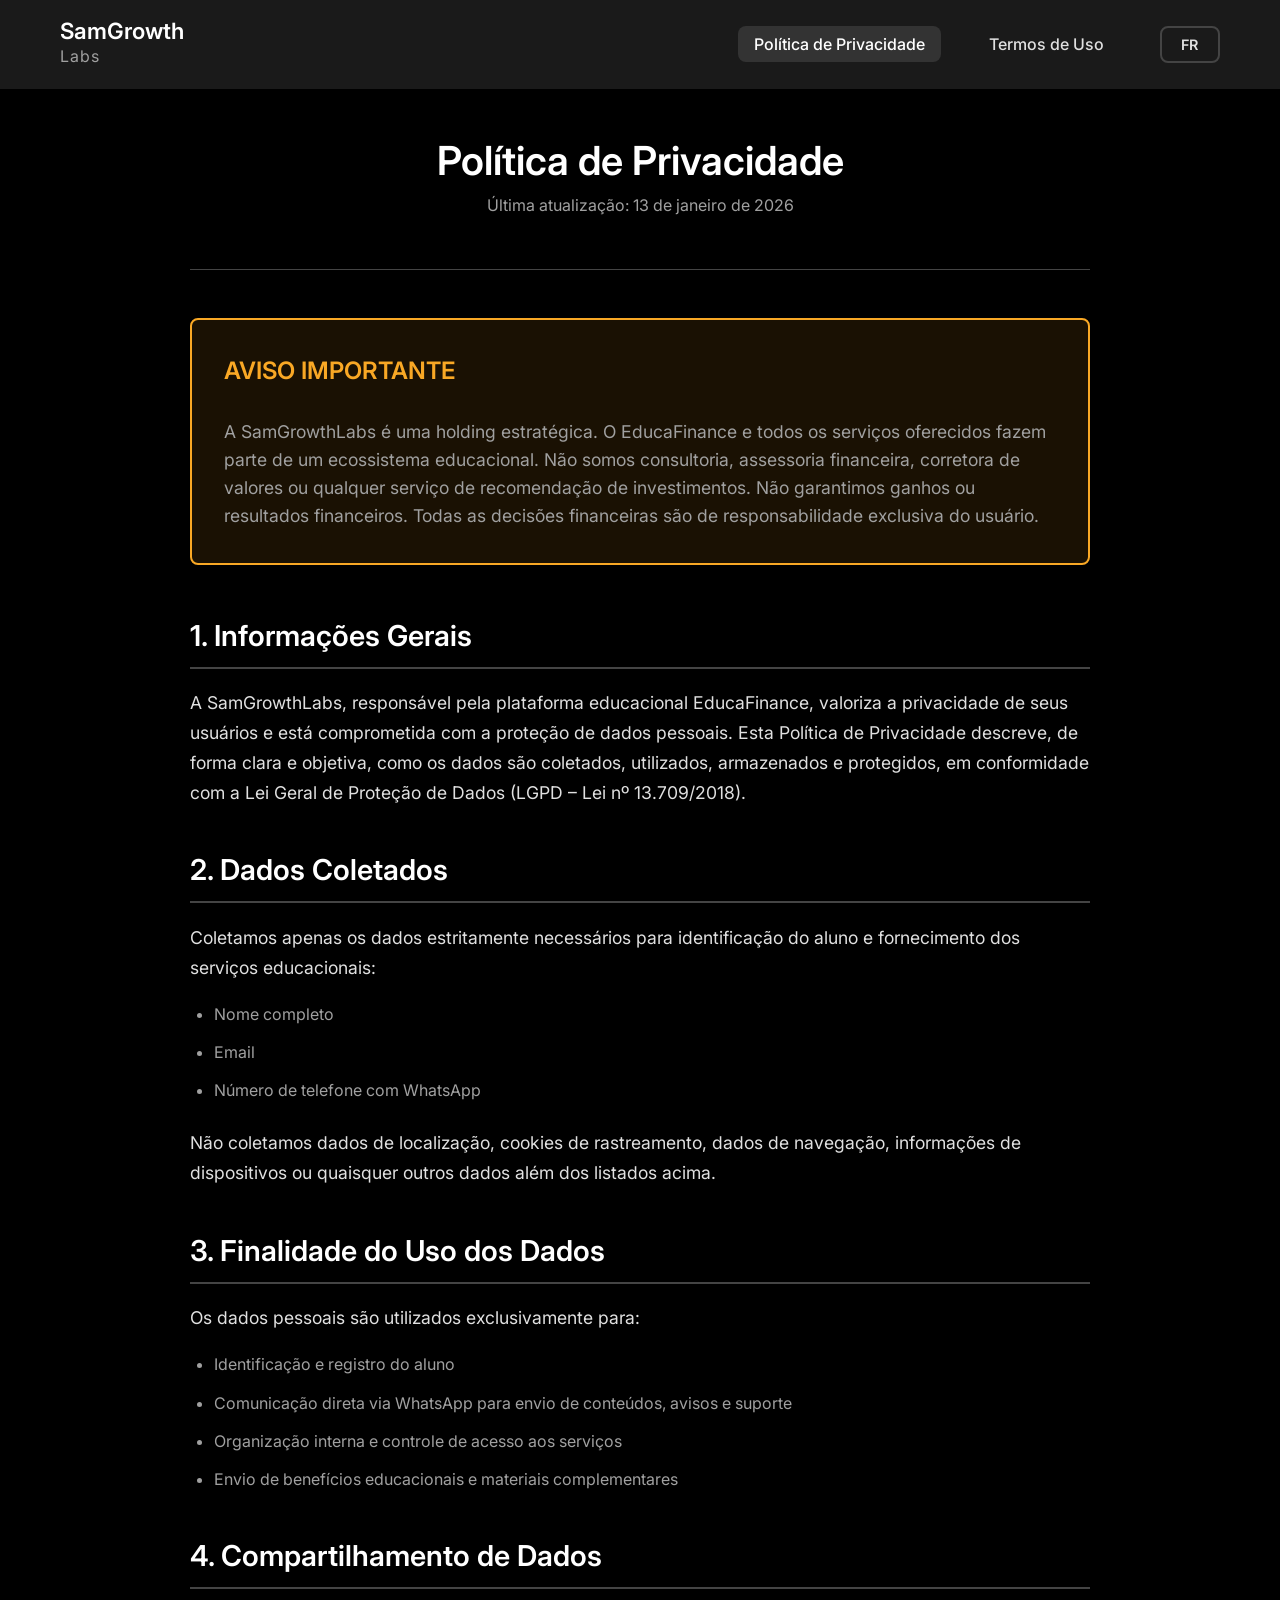
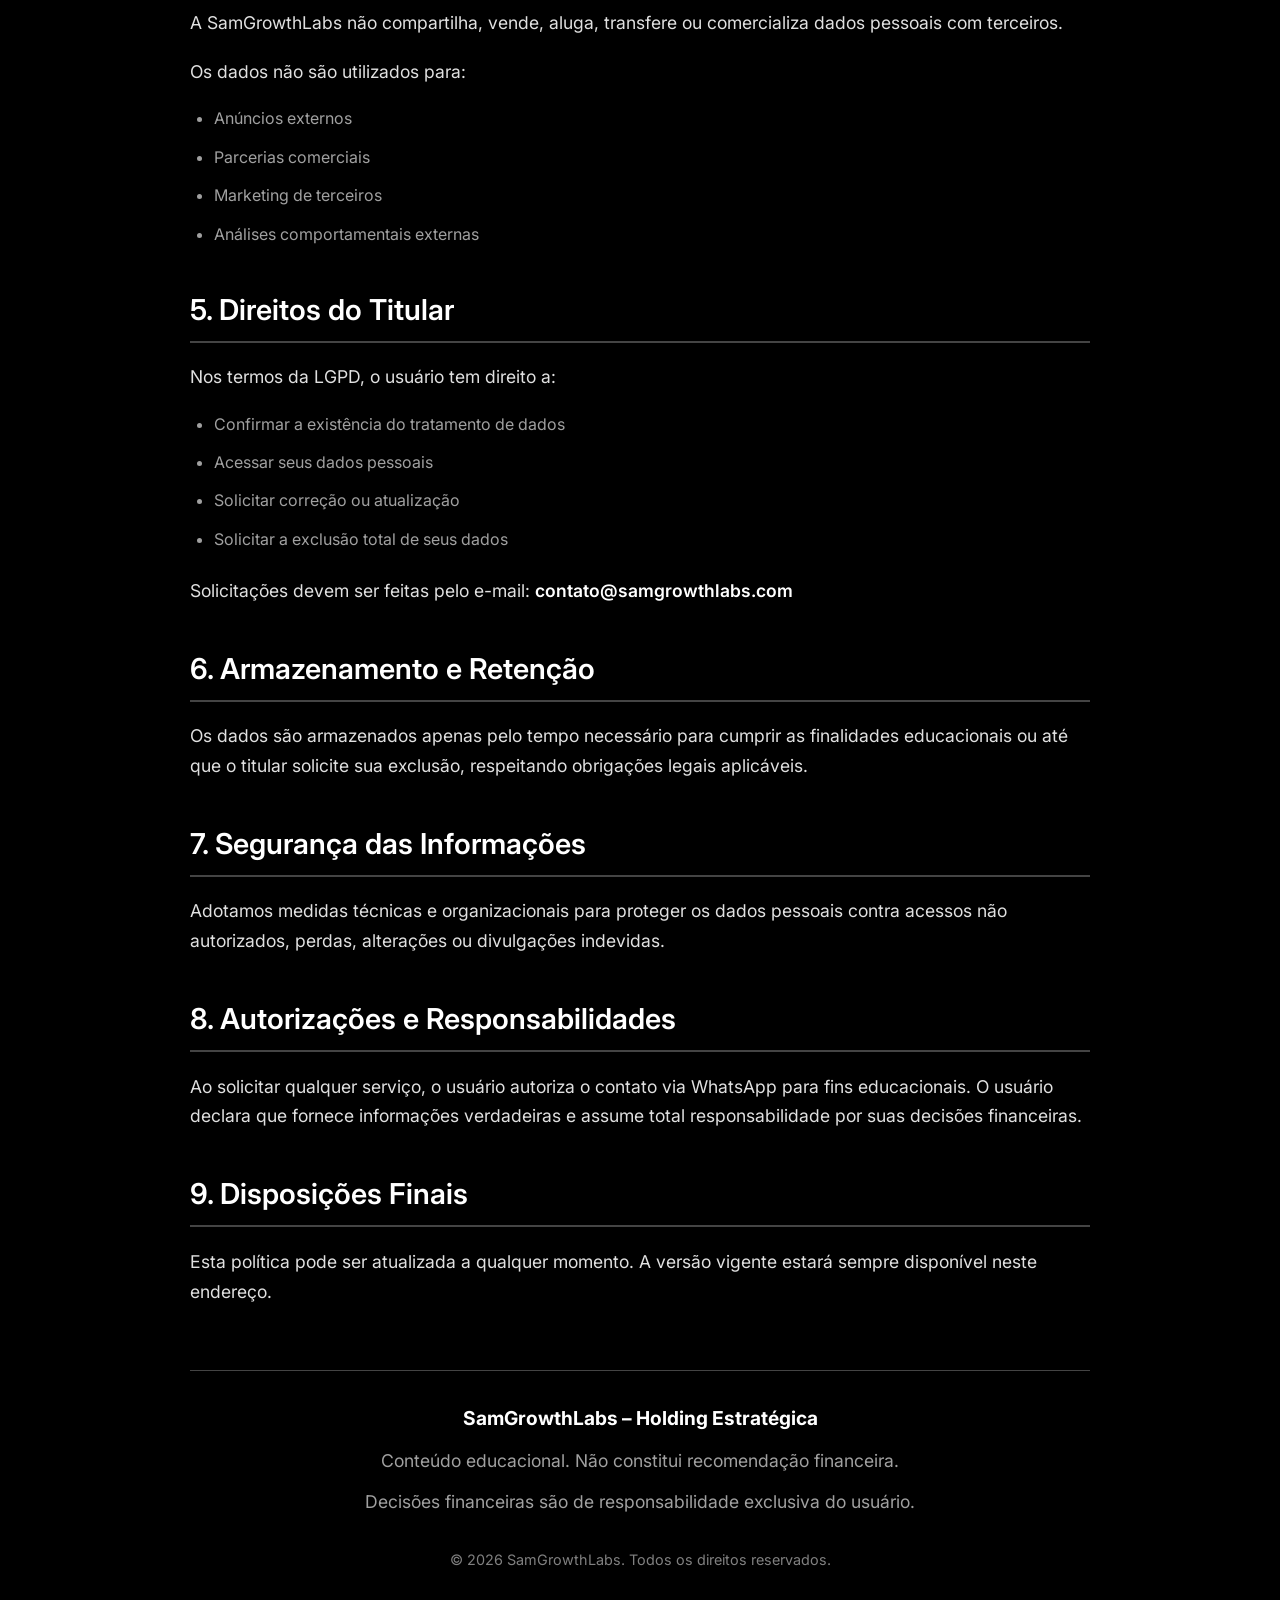
<file: index.html>
<!DOCTYPE html>
<html lang="pt-BR">
<head>
    <meta charset="UTF-8">
    <meta name="viewport" content="width=device-width, initial-scale=1.0">
    <title>Política de Privacidade - SamGrowthLabs</title>
    <meta name="description" content="Política de Privacidade da SamGrowthLabs">
    <link rel="stylesheet" href="style.css">
    
    <!-- Fonte Inter -->
    <link rel="preconnect" href="https://fonts.googleapis.com">
    <link rel="preconnect" href="https://fonts.gstatic.com" crossorigin>
    <link href="https://fonts.googleapis.com/css2?family=Inter:wght@300;400;500;600;700&display=swap" rel="stylesheet">
    
    <!-- Favicon -->
    <link rel="icon" type="image/svg+xml" href="data:image/svg+xml,<svg xmlns=%22http://www.w3.org/2000/svg%22 viewBox=%220 0 100 100%22><text y=%22.9em%22 font-size=%2290%22>SGL</text></svg>">
</head>
<body>
    <!-- Header -->
    <header class="header">
        <div class="container">
            <div class="header-content">
                <a href="https://samgrowthlabs.com" class="logo" target="_blank">
                    <div class="logo-text">
                        <span class="logo-primary">SamGrowth</span>
                        <span class="logo-secondary">Labs</span>
                    </div>
                </a>
                
                <nav class="navigation">
                    <ul class="nav-list">
                        <li><a href="index.html" class="nav-link active" data-i18n="nav_privacy">Política de Privacidade</a></li>
                        <li><a href="termos.html" class="nav-link" data-i18n="nav_terms">Termos de Uso</a></li>
                        <li><button id="language-switch" class="nav-link language-btn">FR</button></li>
                    </ul>
                </nav>
            </div>
        </div>
    </header>

    <!-- Conteúdo Principal -->
    <main class="main-content">
        <div class="container">
            <article class="document">
                <header class="document-header">
                    <h1 data-i18n="privacy_title">Política de Privacidade</h1>
                    <p class="document-date" data-i18n="privacy_last_update">Última atualização: 13 de janeiro de 2026</p>
                </header>

                <div class="document-warning">
                    <h2 data-i18n="privacy_warning_title">AVISO IMPORTANTE</h2>
                    <p data-i18n="privacy_warning_text">A SamGrowthLabs é uma holding estratégica. O EducaFinance e todos os serviços oferecidos fazem parte de um ecossistema educacional. Não somos consultoria, assessoria financeira, corretora de valores ou qualquer serviço de recomendação de investimentos. Não garantimos ganhos ou resultados financeiros. Todas as decisões financeiras são de responsabilidade exclusiva do usuário.</p>
                </div>

                <section>
                    <h2 data-i18n="section1_title">1. Informações Gerais</h2>
                    <p data-i18n="section1_text">A SamGrowthLabs, responsável pela plataforma educacional EducaFinance, valoriza a privacidade de seus usuários e está comprometida com a proteção de dados pessoais. Esta Política de Privacidade descreve, de forma clara e objetiva, como os dados são coletados, utilizados, armazenados e protegidos, em conformidade com a Lei Geral de Proteção de Dados (LGPD – Lei nº 13.709/2018).</p>
                </section>

                <section>
                    <h2 data-i18n="section2_title">2. Dados Coletados</h2>
                    <p data-i18n="section2_text1">Coletamos apenas os dados estritamente necessários para identificação do aluno e fornecimento dos serviços educacionais:</p>
                    <ul>
                        <li data-i18n="section2_item1">Nome completo</li>
                        <li data-i18n="section2_item2">Email</li>
                        <li data-i18n="section2_item3">Número de telefone com WhatsApp</li>
                    </ul>
                    <p data-i18n="section2_text2">Não coletamos dados de localização, cookies de rastreamento, dados de navegação, informações de dispositivos ou quaisquer outros dados além dos listados acima.</p>
                </section>

                <section>
                    <h2 data-i18n="section3_title">3. Finalidade do Uso dos Dados</h2>
                    <p data-i18n="section3_text">Os dados pessoais são utilizados exclusivamente para:</p>
                    <ul>
                        <li data-i18n="section3_item1">Identificação e registro do aluno</li>
                        <li data-i18n="section3_item2">Comunicação direta via WhatsApp para envio de conteúdos, avisos e suporte</li>
                        <li data-i18n="section3_item3">Organização interna e controle de acesso aos serviços</li>
                        <li data-i18n="section3_item4">Envio de benefícios educacionais e materiais complementares</li>
                    </ul>
                </section>

                <section>
                    <h2 data-i18n="section4_title">4. Compartilhamento de Dados</h2>
                    <p data-i18n="section4_text1">A SamGrowthLabs não compartilha, vende, aluga, transfere ou comercializa dados pessoais com terceiros.</p>
                    <p data-i18n="section4_text2">Os dados não são utilizados para:</p>
                    <ul>
                        <li data-i18n="section4_item1">Anúncios externos</li>
                        <li data-i18n="section4_item2">Parcerias comerciais</li>
                        <li data-i18n="section4_item3">Marketing de terceiros</li>
                        <li data-i18n="section4_item4">Análises comportamentais externas</li>
                    </ul>
                </section>

                <section>
                    <h2 data-i18n="section5_title">5. Direitos do Titular</h2>
                    <p data-i18n="section5_text1">Nos termos da LGPD, o usuário tem direito a:</p>
                    <ul>
                        <li data-i18n="section5_item1">Confirmar a existência do tratamento de dados</li>
                        <li data-i18n="section5_item2">Acessar seus dados pessoais</li>
                        <li data-i18n="section5_item3">Solicitar correção ou atualização</li>
                        <li data-i18n="section5_item4">Solicitar a exclusão total de seus dados</li>
                    </ul>
                    <p><span data-i18n="section5_text2">Solicitações devem ser feitas pelo e-mail:</span> <strong data-i18n="section5_email">contato@samgrowthlabs.com</strong></p>
                </section>

                <section>
                    <h2 data-i18n="section6_title">6. Armazenamento e Retenção</h2>
                    <p data-i18n="section6_text">Os dados são armazenados apenas pelo tempo necessário para cumprir as finalidades educacionais ou até que o titular solicite sua exclusão, respeitando obrigações legais aplicáveis.</p>
                </section>

                <section>
                    <h2 data-i18n="section7_title">7. Segurança das Informações</h2>
                    <p data-i18n="section7_text">Adotamos medidas técnicas e organizacionais para proteger os dados pessoais contra acessos não autorizados, perdas, alterações ou divulgações indevidas.</p>
                </section>

                <section>
                    <h2 data-i18n="section8_title">8. Autorizações e Responsabilidades</h2>
                    <p data-i18n="section8_text">Ao solicitar qualquer serviço, o usuário autoriza o contato via WhatsApp para fins educacionais. O usuário declara que fornece informações verdadeiras e assume total responsabilidade por suas decisões financeiras.</p>
                </section>

                <section>
                    <h2 data-i18n="section9_title">9. Disposições Finais</h2>
                    <p data-i18n="section9_text">Esta política pode ser atualizada a qualquer momento. A versão vigente estará sempre disponível neste endereço.</p>
                </section>

                <footer class="document-footer">
                    <p><strong data-i18n="footer_company">SamGrowthLabs – Holding Estratégica</strong></p>
                    <p data-i18n="footer_note1">Conteúdo educacional. Não constitui recomendação financeira.</p>
                    <p data-i18n="footer_note2">Decisões financeiras são de responsabilidade exclusiva do usuário.</p>
                    <p class="copyright">© 2026 SamGrowthLabs. <span data-i18n="footer_copyright">Todos os direitos reservados.</span></p>
                </footer>
            </article>
        </div>
    </main>

    <script src="script.js"></script>
    <script src="lang.js"></script>
</body>
</html>
</file>
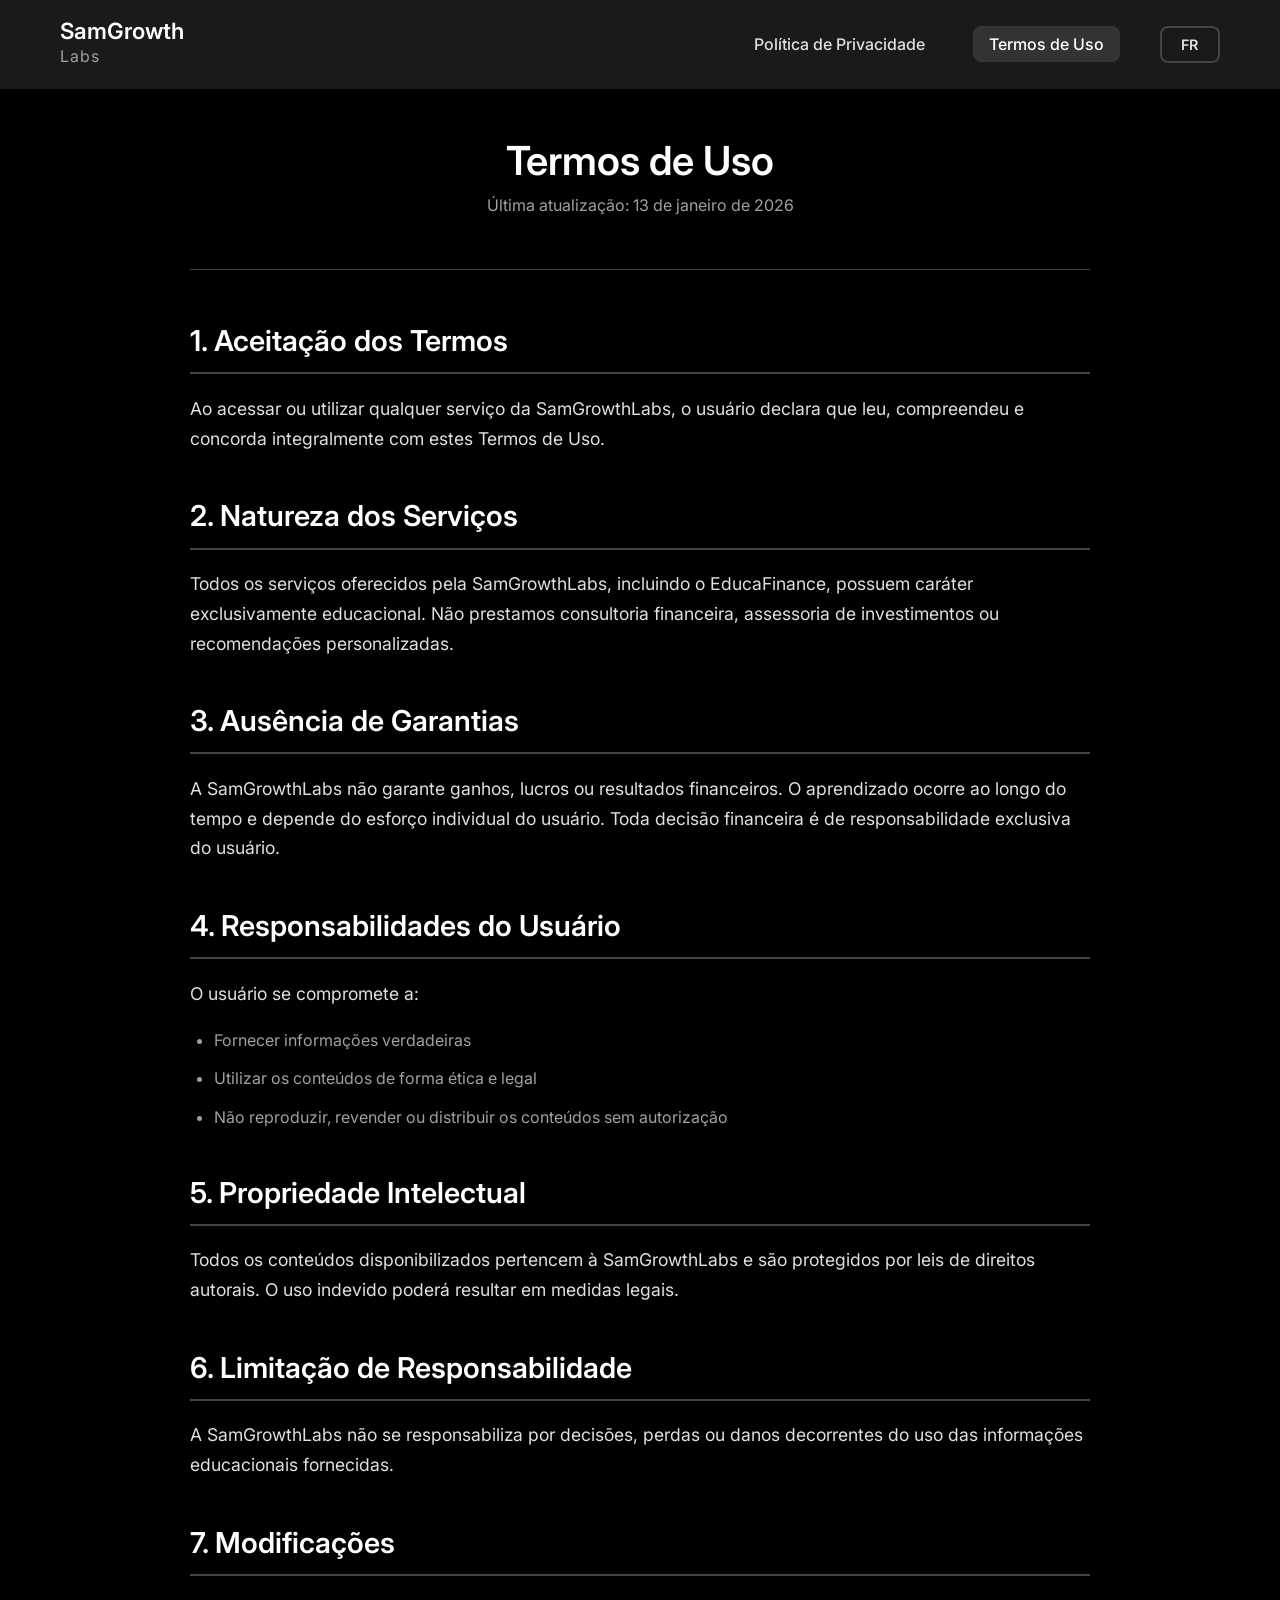
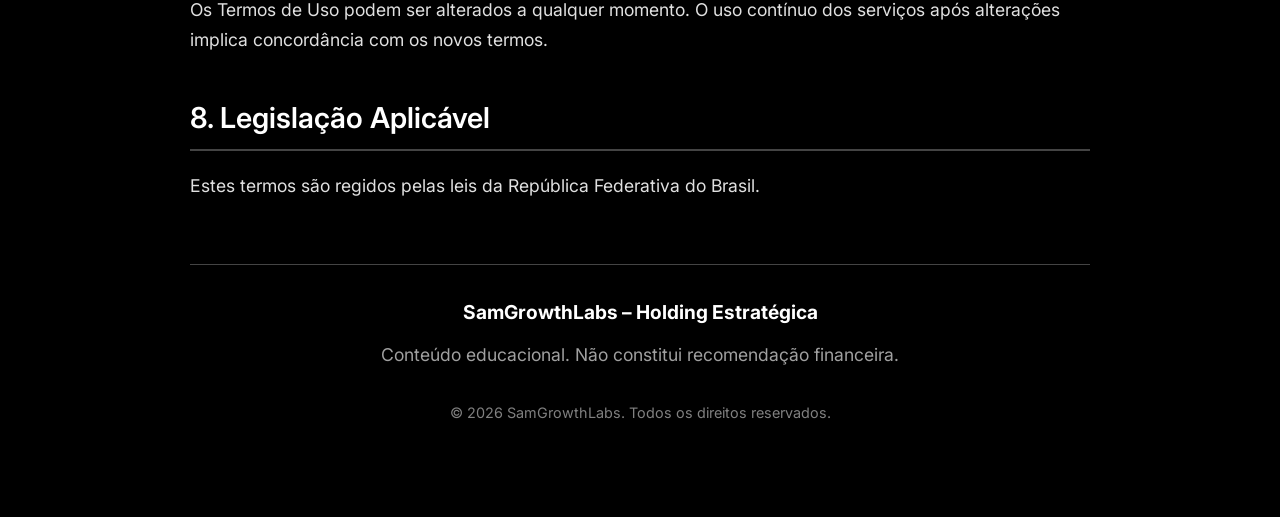
<file: termos.html>
<!DOCTYPE html>
<html lang="pt-BR">
<head>
    <meta charset="UTF-8">
    <meta name="viewport" content="width=device-width, initial-scale=1.0">
    <title>Termos de Uso - SamGrowthLabs</title>
    <meta name="description" content="Termos de Uso da SamGrowthLabs">
    <link rel="stylesheet" href="style.css">
    
    <!-- Fonte Inter -->
    <link rel="preconnect" href="https://fonts.googleapis.com">
    <link rel="preconnect" href="https://fonts.gstatic.com" crossorigin>
    <link href="https://fonts.googleapis.com/css2?family=Inter:wght@300;400;500;600;700&display=swap" rel="stylesheet">
    
    <!-- Favicon -->
    <link rel="icon" type="image/svg+xml" href="data:image/svg+xml,<svg xmlns=%22http://www.w3.org/2000/svg%22 viewBox=%220 0 100 100%22><text y=%22.9em%22 font-size=%2290%22>SGL</text></svg>">
</head>
<body>
    <!-- Header -->
    <header class="header">
        <div class="container">
            <div class="header-content">
                <a href="https://samgrowthlabs.com" class="logo" target="_blank">
                    <div class="logo-text">
                        <span class="logo-primary">SamGrowth</span>
                        <span class="logo-secondary">Labs</span>
                    </div>
                </a>
                
                <nav class="navigation">
                    <ul class="nav-list">
                        <li><a href="index.html" class="nav-link" data-i18n="nav_privacy">Política de Privacidade</a></li>
                        <li><a href="termos.html" class="nav-link active" data-i18n="nav_terms">Termos de Uso</a></li>
                        <li><button id="language-switch" class="nav-link language-btn">FR</button></li>
                    </ul>
                </nav>
            </div>
        </div>
    </header>

    <!-- Conteúdo Principal -->
    <main class="main-content">
        <div class="container">
            <article class="document">
                <header class="document-header">
                    <h1 data-i18n="terms_title">Termos de Uso</h1>
                    <p class="document-date" data-i18n="terms_last_update">Última atualização: 13 de janeiro de 2026</p>
                </header>

                <section>
                    <h2 data-i18n="terms_section1_title">1. Aceitação dos Termos</h2>
                    <p data-i18n="terms_section1_text">Ao acessar ou utilizar qualquer serviço da SamGrowthLabs, o usuário declara que leu, compreendeu e concorda integralmente com estes Termos de Uso.</p>
                </section>

                <section>
                    <h2 data-i18n="terms_section2_title">2. Natureza dos Serviços</h2>
                    <p data-i18n="terms_section2_text">Todos os serviços oferecidos pela SamGrowthLabs, incluindo o EducaFinance, possuem caráter exclusivamente educacional. Não prestamos consultoria financeira, assessoria de investimentos ou recomendações personalizadas.</p>
                </section>

                <section>
                    <h2 data-i18n="terms_section3_title">3. Ausência de Garantias</h2>
                    <p data-i18n="terms_section3_text">A SamGrowthLabs não garante ganhos, lucros ou resultados financeiros. O aprendizado ocorre ao longo do tempo e depende do esforço individual do usuário. Toda decisão financeira é de responsabilidade exclusiva do usuário.</p>
                </section>

                <section>
                    <h2 data-i18n="terms_section4_title">4. Responsabilidades do Usuário</h2>
                    <p data-i18n="terms_section4_text">O usuário se compromete a:</p>
                    <ul>
                        <li data-i18n="terms_section4_item1">Fornecer informações verdadeiras</li>
                        <li data-i18n="terms_section4_item2">Utilizar os conteúdos de forma ética e legal</li>
                        <li data-i18n="terms_section4_item3">Não reproduzir, revender ou distribuir os conteúdos sem autorização</li>
                    </ul>
                </section>

                <section>
                    <h2 data-i18n="terms_section5_title">5. Propriedade Intelectual</h2>
                    <p data-i18n="terms_section5_text">Todas os conteúdos disponibilizados pertencem à SamGrowthLabs e são protegidos por leis de direitos autorais. O uso indevido poderá resultar em medidas legais.</p>
                </section>

                <section>
                    <h2 data-i18n="terms_section6_title">6. Limitação de Responsabilidade</h2>
                    <p data-i18n="terms_section6_text">A SamGrowthLabs não se responsabiliza por decisões, perdas ou danos decorrentes do uso das informações educacionais fornecidas.</p>
                </section>

                <section>
                    <h2 data-i18n="terms_section7_title">7. Modificações</h2>
                    <p data-i18n="terms_section7_text">Os Termos de Uso podem ser alterados a qualquer momento. O uso contínuo dos serviços após alterações implica concordância com os novos termos.</p>
                </section>

                <section>
                    <h2 data-i18n="terms_section8_title">8. Legislação Aplicável</h2>
                    <p data-i18n="terms_section8_text">Estes termos são regidos pelas leis da República Federativa do Brasil.</p>
                </section>

                <footer class="document-footer">
                    <p><strong data-i18n="footer_company">SamGrowthLabs – Holding Estratégica</strong></p>
                    <p data-i18n="terms_footer_note">Conteúdo educacional. Não constitui recomendação financeira.</p>
                    <p class="copyright">© 2026 SamGrowthLabs. <span data-i18n="footer_copyright">Todos os direitos reservados.</span></p>
                </footer>
            </article>
        </div>
    </main>

    <script src="script.js"></script>
    <script src="lang.js"></script>
</body>
</html>
</file>
<file: style.css>
/* Reset e Configurações Gerais */
:root {
    --color-primary: #000000;
    --color-secondary: #1a1a1a;
    --color-accent: #333333;
    --color-text: #e0e0e0;
    --color-text-light: #a0a0a0;
    --color-border: #444444;
    --color-hover: #4a4a4a;
    --color-warning: #f9a825;
    --color-success: #2e7d32;
    --transition-speed: 0.3s;
    --border-radius: 8px;
    --container-width: 1200px;
    --shadow-light: 0 4px 12px rgba(0, 0, 0, 0.2);
}

* {
    margin: 0;
    padding: 0;
    box-sizing: border-box;
}

html {
    scroll-behavior: smooth;
}

body {
    font-family: 'Inter', sans-serif;
    background-color: var(--color-primary);
    color: var(--color-text);
    line-height: 1.6;
    min-height: 100vh;
    display: flex;
    flex-direction: column;
}

.container {
    width: 100%;
    max-width: var(--container-width);
    margin: 0 auto;
    padding: 0 20px;
}

/* Tipografia */
h1, h2, h3, h4 {
    font-family: 'Inter', sans-serif;
    font-weight: 600;
    margin-bottom: 1rem;
    color: #ffffff;
}

h1 {
    font-size: 2.5rem;
    line-height: 1.2;
    margin-bottom: 0.5rem;
}

h2 {
    font-size: 1.8rem;
    margin-top: 2.5rem;
    margin-bottom: 1.2rem;
    padding-bottom: 0.5rem;
    border-bottom: 2px solid var(--color-border);
}

h3 {
    font-size: 1.3rem;
}

p {
    margin-bottom: 1.2rem;
    font-size: 1.1rem;
}

a {
    text-decoration: none;
    color: inherit;
    transition: color var(--transition-speed) ease;
}

/* Cabeçalho */
.header {
    background-color: var(--color-secondary);
    padding: 1.2rem 0;
    position: sticky;
    top: 0;
    z-index: 1000;
    box-shadow: var(--shadow-light);
}

.header-content {
    display: flex;
    justify-content: space-between;
    align-items: center;
}

/* Logo */
.logo {
    display: flex;
    align-items: center;
    gap: 1rem;
    color: #ffffff;
    text-decoration: none;
}

.logo-mark {
    display: flex;
    gap: 2px;
}

.logo-s, .logo-g, .logo-l {
    font-family: 'Inter', sans-serif;
    font-weight: 700;
    font-size: 1.2rem;
    background-color: var(--color-accent);
    color: #ffffff;
    width: 30px;
    height: 30px;
    display: flex;
    align-items: center;
    justify-content: center;
    border-radius: 4px;
}

.logo-text {
    display: flex;
    flex-direction: column;
}

.logo-primary {
    font-weight: 600;
    font-size: 1.4rem;
    line-height: 1.1;
}

.logo-secondary {
    font-size: 1rem;
    color: var(--color-text-light);
    letter-spacing: 1px;
}

/* Navegação */
.navigation {
    display: flex;
}

.nav-list {
    display: flex;
    list-style: none;
    gap: 2rem;
    align-items: center;
}

.nav-link {
    font-weight: 500;
    padding: 0.5rem 1rem;
    border-radius: var(--border-radius);
    color: var(--color-text);
    transition: all var(--transition-speed) ease;
}

.nav-link:hover {
    background-color: var(--color-hover);
    color: #ffffff;
}

.nav-link.active {
    background-color: var(--color-accent);
    color: #ffffff;
}

/* Conteúdo Principal */
.main-content {
    flex: 1;
    padding: 3rem 0 5rem;
}

/* Documento */
.document {
    max-width: 900px;
    margin: 0 auto;
}

.document-header {
    text-align: center;
    margin-bottom: 3rem;
    padding-bottom: 2rem;
    border-bottom: 1px solid var(--color-border);
}

.document-date {
    color: var(--color-text-light);
    font-size: 1rem;
    margin-top: 0.5rem;
}

/* Aviso Importante */
.document-warning {
    background-color: rgba(249, 168, 37, 0.1);
    padding: 2rem;
    border-radius: var(--border-radius);
    border: 2px solid var(--color-warning);
    margin-bottom: 3rem;
}

.document-warning h2 {
    color: var(--color-warning);
    border-bottom: none;
    margin-top: 0;
    font-size: 1.5rem;
}

.document-warning p {
    color: var(--color-text-light);
    margin-bottom: 0;
}

/* Seções do Documento */
section {
    margin-bottom: 2.5rem;
}

section p {
    color: var(--color-text);
    line-height: 1.7;
}

section ul {
    margin-left: 1.5rem;
    margin-bottom: 1.5rem;
}

section li {
    color: var(--color-text-light);
    margin-bottom: 0.8rem;
    line-height: 1.6;
}

section strong {
    color: #ffffff;
    font-weight: 600;
}

/* Rodapé do Documento */
.document-footer {
    margin-top: 4rem;
    padding-top: 2rem;
    border-top: 1px solid var(--color-border);
    text-align: center;
}

.document-footer p {
    color: var(--color-text-light);
    margin-bottom: 0.8rem;
}

.document-footer strong {
    color: #ffffff;
    font-size: 1.2rem;
}

.copyright {
    font-size: 0.9rem;
    margin-top: 2rem;
    color: var(--color-text-light);
    opacity: 0.8;
}

/* Responsividade */
@media (max-width: 768px) {
    .header-content {
        flex-direction: column;
        gap: 1.5rem;
    }
    
    .nav-list {
        flex-wrap: wrap;
        justify-content: center;
        gap: 1rem;
    }
    
    .nav-link {
        padding: 0.5rem 0.8rem;
        font-size: 0.9rem;
    }
    
    h1 {
        font-size: 2rem;
    }
    
    h2 {
        font-size: 1.5rem;
    }
    
    .document-warning {
        padding: 1.5rem;
    }
    
    .main-content {
        padding: 2rem 0 3rem;
    }
}

@media (max-width: 480px) {
    .logo {
        flex-direction: column;
        text-align: center;
        gap: 0.5rem;
    }
    
    .logo-mark {
        justify-content: center;
    }
    
    .nav-list {
        flex-direction: column;
        gap: 0.5rem;
    }
    
    .nav-link {
        width: 100%;
        text-align: center;
    }
    
    h1 {
        font-size: 1.8rem;
    }
    
    h2 {
        font-size: 1.3rem;
    }
    
    p {
        font-size: 1rem;
    }
    
    .container {
        padding: 0 15px;
    }
}

/* Estilos para impressão */
@media print {
    body {
        background-color: #ffffff;
        color: #000000;
    }
    
    .header, .document-warning, .document-footer {
        border: 1px solid #000000;
    }
    
    .nav-link {
        color: #000000;
        border: 1px solid #000000;
    }
    
    a {
        color: #000000;
        text-decoration: underline;
    }
}

/* Botão de idioma */
.language-btn {
    background: transparent;
    border: 2px solid var(--color-border);
    border-radius: var(--border-radius);
    padding: 0.5rem 1.2rem;
    font-weight: 600;
    cursor: pointer;
    transition: all 0.3s ease;
    color: var(--color-text);
    margin-left: 0.5rem;
    font-size: 0.9rem;
    text-transform: uppercase;
    letter-spacing: 0.5px;
    font-family: inherit;
}

.language-btn:hover {
    background-color: var(--color-accent);
    color: #ffffff;
    border-color: var(--color-accent);
}

/* Logo sem SGL */
.logo-text {
    display: flex;
    flex-direction: column;
}

.logo-primary {
    font-weight: 600;
    font-size: 1.4rem;
    line-height: 1.1;
}

.logo-secondary {
    font-size: 1rem;
    color: var(--color-text-light);
    letter-spacing: 1px;
}
</file>
